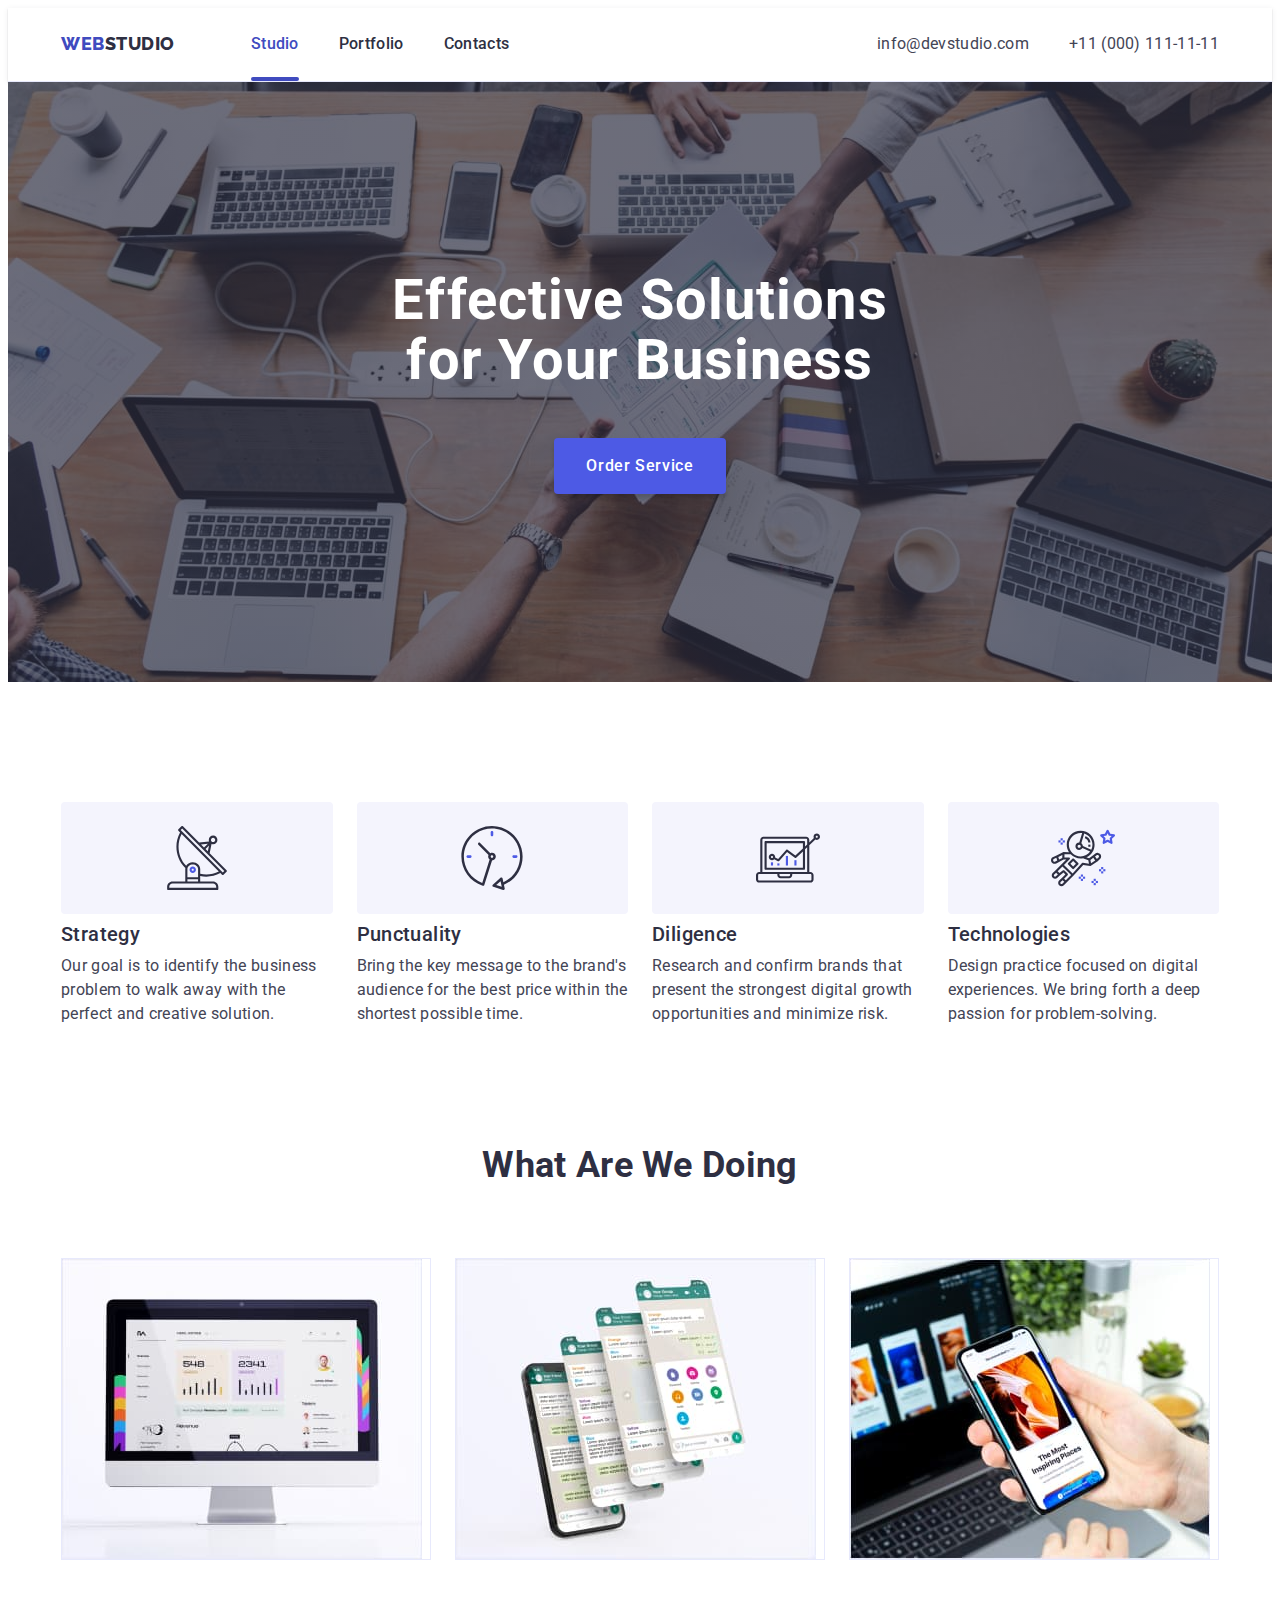
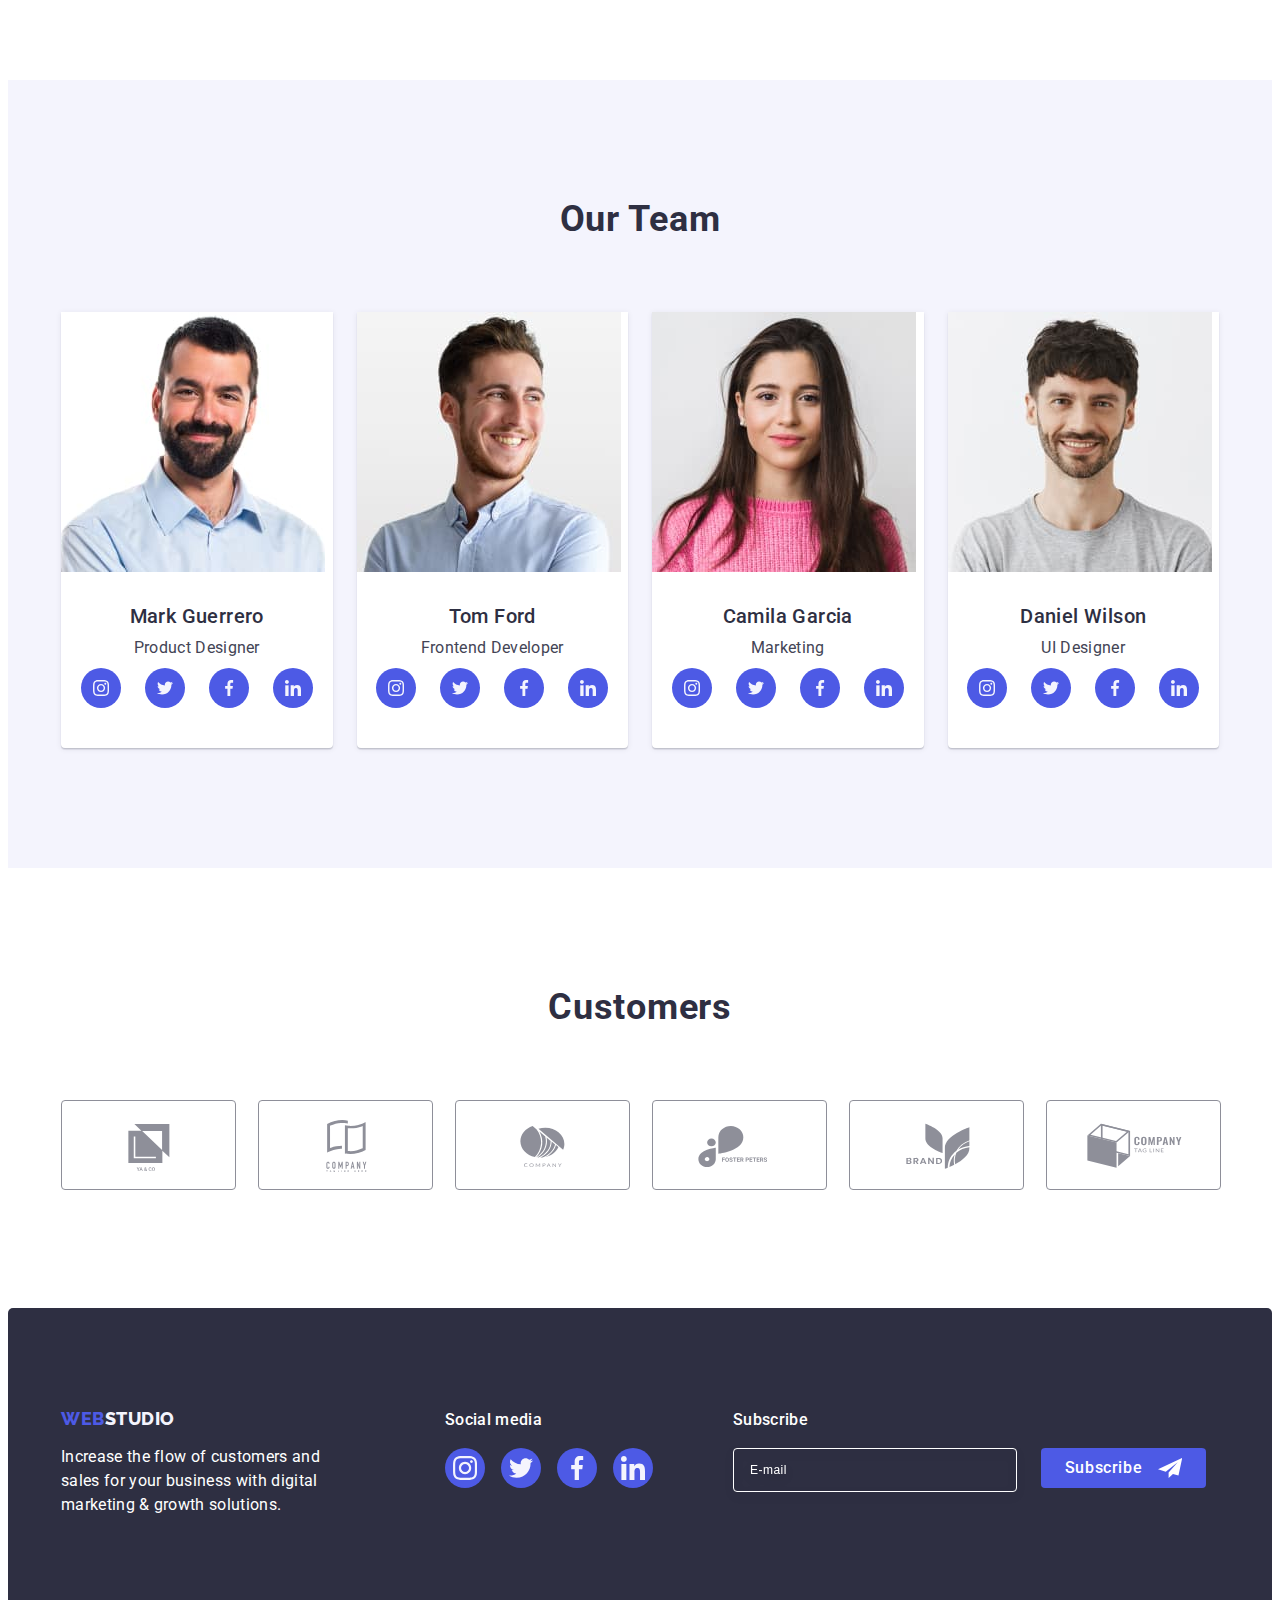
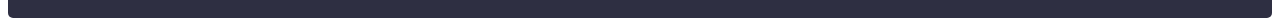
<file: index.html>
<!DOCTYPE html>
<html lang="en">
  <head>
    <meta charset="UTF-8" />
    <meta http-equiv="X-UA-Compatible" content="IE=edge" />
    <meta name="viewport" content="width=device-width, initial-scale=1.0" />
    <link rel="preconnect" href="https://fonts.googleapis.com" />
    <link rel="preconnect" href="https://fonts.gstatic.com" crossorigin />
    <link
      href="https://fonts.googleapis.com/css2?family=Raleway:wght@800&family=Roboto:wght@400;500;700;900&display=swap"
      rel="stylesheet"
    />

    <link
      rel="stylesheet"
      href="https://cdnjs.cloudflare.com/ajax/libs/modern-normalize/2.0.0/modern-normalize.min.css"
      integrity="sha512-4xo8blKMVCiXpTaLzQSLSw3KFOVPWhm/TRtuPVc4WG6kUgjH6J03IBuG7JZPkcWMxJ5huwaBpOpnwYElP/m6wg=="
      crossorigin="anonymous"
      referrerpolicy="no-referrer"
    />
    <link rel="stylesheet" href="./css/styles.css" />
    <title>Document</title>
  </head>
  <body>
    <header class="top-line">
      <div class="container top-conteiner">
        <nav class="nav-main list">
          <a class="main-logo link" href="./index.html">
            Web<span class="main-logotype">Studio</span></a
          >
          <ul class="top-line-nav list">
            <li>
              <a class="top-studio current link" href="./index.html">Studio</a>
            </li>
            <li>
              <a class="top-studio link test" href="./portfolio.html"
                >Portfolio</a
              >
            </li>
            <li><a class="top-studio link" href="">Contacts</a></li>
          </ul>
        </nav>

        <address class="address">
          <ul class="contacts-us list">
            <li>
              <a class="top-studio link" href="mailto:info@devstudio.com"
                >info@devstudio.com</a
              >
            </li>
            <li>
              <a class="top-studio link" href="tel:+110001111111"
                >+11 (000) 111-11-11</a
              >
            </li>
          </ul>
        </address>
      </div>
    </header>
    <main>
      <section class="main-title">
        <div class="container conteiner-button">
          <h1 class="main-title-text">Effective Solutions for Your Business</h1>
          <button class="button-main link" type="button" data-modal-open>
            Order Service
          </button>
        </div>
      </section>
      <!-- SECTION MAIN ABOUT -->
      <section class="main-about">
        <div class="container main-container">
          <h2 class="main visually-hidden" hidden>section 2</h2>
          <ul class="about-us list">
            <li class="main-description">
              <div class="strategy-item">
                <svg class="strategy-icon" width="64" height="64">
                  <use href="./images/icons.svg#icon-antenna1"></use>
                </svg>
              </div>
              <h3 class="list-text">Strategy</h3>
              <p class="text-description">
                Our goal is to identify the business problem to walk away with
                the perfect and creative solution.
              </p>
            </li>
            <li class="main-description">
              <div class="strategy-item">
                <svg class="strategy-icon" width="64" height="64">
                  <use href="./images/icons.svg#icon-clock-1"></use>
                </svg>
              </div>
              <h3 class="list-text">Punctuality</h3>
              <p class="text-description">
                Bring the key message to the brand's audience for the best price
                within the shortest possible time.
              </p>
            </li>
            <li class="main-description">
              <div class="strategy-item">
                <svg class="strategy-icon" width="64" height="64">
                  <use href="./images/icons.svg#icon-diagram-1"></use>
                </svg>
              </div>
              <h3 class="list-text">Diligence</h3>
              <p class="text-description">
                Research and confirm brands that present the strongest digital
                growth opportunities and minimize risk.
              </p>
            </li>
            <li class="main-description">
              <div class="strategy-item">
                <svg class="strategy-icon" width="64" height="64">
                  <use href="./images/icons.svg#icon-astronaut-1"></use>
                </svg>
              </div>
              <h3 class="list-text">Technologies</h3>
              <p class="text-description">
                Design practice focused on digital experiences. We bring forth a
                deep passion for problem-solving.
              </p>
            </li>
          </ul>
        </div>
      </section>
      <!--SECTION3 -->
      <section class="doing-list">
        <div class="container">
          <h2 class="work-title">What Are We Doing</h2>
          <ul class="our-work list">
            <li class="our-work-pic">
              <img src="./images/image1.jpg" alt="img" width="360" />
            </li>
            <li class="our-work-pic">
              <img src="./images/image2.jpg" alt="img" width="360" />
            </li>
            <li class="our-work-pic">
              <img src="./images/image3.jpg" alt="img" width="360" />
            </li>
          </ul>
        </div>
      </section>
      <!--OUR TEAM -->
      <section class="team-list">
        <div class="container">
          <h2 class="team-photo">Our Team</h2>
          <ul class="team list">
            <li class="image-main">
              <img src="./images/image5.jpg" alt="man" width="264" />
              <div class="team-container">
                <h3 class="list-text text">Mark Guerrero</h3>
                <p class="text-description text">Product Designer</p>
                <ul class="list follow-list">
                  <li class="team-soc">
                    <a
                      href=""
                      class="team-soc-link link"
                      target="_blank"
                      rel="noopener noreferrer"
                    >
                      <svg class="team-soc-icon" width="16" height="16">
                        <use
                          href="./images/icons.svg#icon-instagram"
                        ></use></svg
                    ></a>
                  </li>
                  <li class="team-soc">
                    <a
                      href=""
                      class="team-soc-link link"
                      target="_blank"
                      rel="noopener noreferrer"
                    >
                      <svg class="team-soc-icon" width="16" height="16">
                        <use href="./images/icons.svg#icon-twitter"></use></svg
                    ></a>
                  </li>

                  <li class="team-soc">
                    <a
                      href=""
                      class="team-soc-link link"
                      target="_blank"
                      rel="noopener noreferrer"
                    >
                      <svg class="team-soc-icon" width="16" height="16">
                        <use href="./images/icons.svg#icon-facebook"></use></svg
                    ></a>
                  </li>
                  <li class="team-soc">
                    <a
                      href=""
                      class="team-soc-link link"
                      target="_blank"
                      rel="noopener noreferrer"
                    >
                      <svg class="team-soc-icon" width="16" height="16">
                        <use href="./images/icons.svg#icon-linkedin"></use></svg
                    ></a>
                  </li>
                </ul>
              </div>
            </li>
            <li class="image-main">
              <img src="./images/image6.jpg" alt="man" width="264" />
              <div class="team-container">
                <h3 class="list-text text">Tom Ford</h3>
                <p class="text-description text">Frontend Developer</p>
                <ul class="list follow-list">
                  <li class="team-soc">
                    <a
                      href=""
                      class="team-soc-link link"
                      target="_blank"
                      rel="noopener noreferrer"
                    >
                      <svg class="team-soc-icon" width="16" height="16">
                        <use
                          href="./images/icons.svg#icon-instagram"
                        ></use></svg
                    ></a>
                  </li>
                  <li class="team-soc">
                    <a
                      href=""
                      class="team-soc-link link"
                      target="_blank"
                      rel="noopener noreferrer"
                    >
                      <svg class="team-soc-icon" width="16" height="16">
                        <use href="./images/icons.svg#icon-twitter"></use></svg
                    ></a>
                  </li>
                  <li class="team-soc">
                    <a
                      href=""
                      class="team-soc-link link"
                      target="_blank"
                      rel="noopener noreferrer"
                    >
                      <svg class="team-soc-icon" width="16" height="16">
                        <use href="./images/icons.svg#icon-facebook"></use></svg
                    ></a>
                  </li>
                  <li class="team-soc">
                    <a
                      href=""
                      class="team-soc-link link"
                      target="_blank"
                      rel="noopener noreferrer"
                    >
                      <svg class="team-soc-icon" width="16" height="16">
                        <use href="./images/icons.svg#icon-linkedin"></use></svg
                    ></a>
                  </li>
                </ul>
              </div>
            </li>
            <li class="image-main">
              <img src="./images/image7.jpg" alt="woman" width="264" />
              <div class="team-container">
                <h3 class="list-text text">Camila Garcia</h3>
                <p class="text-description text">Marketing</p>
                <ul class="list follow-list">
                  <li class="team-soc">
                    <a
                      href=""
                      class="team-soc-link link"
                      target="_blank"
                      rel="noopener noreferrer"
                    >
                      <svg class="team-soc-icon" width="16" height="16">
                        <use
                          href="./images/icons.svg#icon-instagram"
                        ></use></svg
                    ></a>
                  </li>
                  <li class="team-soc">
                    <a
                      href=""
                      class="team-soc-link link"
                      target="_blank"
                      rel="noopener noreferrer"
                    >
                      <svg class="team-soc-icon" width="16" height="16">
                        <use href="./images/icons.svg#icon-twitter"></use></svg
                    ></a>
                  </li>

                  <li class="team-soc">
                    <a
                      href=""
                      class="team-soc-link link"
                      target="_blank"
                      rel="noopener noreferrer"
                    >
                      <svg class="team-soc-icon" width="16" height="16">
                        <use href="./images/icons.svg#icon-facebook"></use></svg
                    ></a>
                  </li>
                  <li class="team-soc">
                    <a
                      href=""
                      class="team-soc-link link"
                      target="_blank"
                      rel="noopener noreferrer"
                    >
                      <svg class="team-soc-icon" width="16" height="16">
                        <use href="./images/icons.svg#icon-linkedin"></use></svg
                    ></a>
                  </li>
                </ul>
              </div>
            </li>
            <li class="image-main">
              <img src="./images/image8.jpg" alt="man" width="264" />
              <div class="team-container">
                <h3 class="list-text text">Daniel Wilson</h3>
                <p class="text-description text">UI Designer</p>
                <ul class="list follow-list">
                  <li class="team-soc">
                    <a
                      href=""
                      class="team-soc-link link"
                      target="_blank"
                      rel="noopener noreferrer"
                    >
                      <svg class="team-soc-icon" width="16" height="16">
                        <use
                          href="./images/icons.svg#icon-instagram"
                        ></use></svg
                    ></a>
                  </li>

                  <li class="team-soc">
                    <a
                      href=""
                      class="team-soc-link link"
                      target="_blank"
                      rel="noopener noreferrer"
                    >
                      <svg class="team-soc-icon" width="16" height="16">
                        <use href="./images/icons.svg#icon-twitter"></use></svg
                    ></a>
                  </li>
                  <li class="team-soc">
                    <a
                      href=""
                      class="team-soc-link link"
                      target="_blank"
                      rel="noopener noreferrer"
                    >
                      <svg class="team-soc-icon" width="16" height="16">
                        <use href="./images/icons.svg#icon-facebook"></use></svg
                    ></a>
                  </li>
                  <li class="team-soc">
                    <a
                      href=""
                      class="team-soc-link link"
                      target="_blank"
                      rel="noopener noreferrer"
                    >
                      <svg class="team-soc-icon" width="16" height="16">
                        <use href="./images/icons.svg#icon-linkedin"></use></svg
                    ></a>
                  </li>
                </ul>
              </div>
            </li>
          </ul>
        </div>
      </section>

      <section class="section customers-section">
        <div class="container customers-container">
          <h2 class="customers-title">Customers</h2>
          <ul class="list customers-list">
            <li class="customers-item">
              <a
                href=""
                class="customers-link link"
                target="_blank"
                rel="noopener noreferrer"
                ><svg class="customers-icons" width="104" height="56">
                  <use href="./images/icons.svg#icon-union"></use></svg
              ></a>
            </li>
            <li class="customers-item">
              <a
                href=""
                class="customers-link link"
                target="_blank"
                rel="noopener noreferrer"
                ><svg class="customers-icons" width="104" height="56">
                  <use href="./images/icons.svg#icon-group"></use></svg
              ></a>
            </li>
            <li class="customers-item">
              <a
                href=""
                class="customers-link link"
                target="_blank"
                rel="noopener noreferrer"
                ><svg class="customers-icons" width="104" height="56">
                  <use href="./images/icons.svg#icon-group1"></use></svg
              ></a>
            </li>
            <li class="customers-item">
              <a
                href=""
                class="customers-link link"
                target="_blank"
                rel="noopener noreferrer"
                ><svg class="customers-icons" width="104" height="56">
                  <use href="./images/icons.svg#icon-group2"></use></svg
              ></a>
            </li>
            <li class="customers-item">
              <a
                href=""
                class="customers-link link"
                target="_blank"
                rel="noopener noreferrer"
                ><svg class="customers-icons" width="104" height="56">
                  <use href="./images/icons.svg#icon-group3"></use></svg
              ></a>
            </li>
            <li class="customers-item">
              <a
                href=""
                class="customers-link link"
                target="_blank"
                rel="noopener noreferrer"
                ><svg class="customers-icons" width="104" height="56">
                  <use href="./images/icons.svg#icon-group4"></use></svg
              ></a>
            </li>
          </ul>
        </div>
      </section>
    </main>

    <footer class="foot">
      <div class="container footer-container">
        <div class="footer-log">
          <a class="footer-logo link" href="./index.html">
            Web<span class="footer-logotype">Studio</span></a
          >
          <p class="foot-par">
            Increase the flow of customers and sales for your business with
            digital marketing & growth solutions.
          </p>
        </div>
        <div class="footer-social-container">
          <p class="footer-social-text">Social media</p>
          <ul class="list footer-follow-list">
            <li class="footer-soc">
              <a
                href=""
                class="footer-soc-link link"
                target="_blank"
                rel="noopener noreferrer"
              >
                <svg class="footer-soc-icon" width="24" height="24">
                  <use href="./images/icons.svg#icon-instagram"></use></svg
              ></a>
            </li>

            <li class="footer-soc">
              <a
                href=""
                class="footer-soc-link link"
                target="_blank"
                rel="noopener noreferrer"
              >
                <svg class="footer-soc-icon" width="24" height="24">
                  <use href="./images/icons.svg#icon-twitter"></use></svg
              ></a>
            </li>
            <li class="footer-soc">
              <a
                href=""
                class="footer-soc-link link"
                target="_blank"
                rel="noopener noreferrer"
              >
                <svg class="footer-soc-icon" width="24" height="24">
                  <use href="./images/icons.svg#icon-facebook"></use></svg
              ></a>
            </li>
            <li class="footer-soc">
              <a
                href=""
                class="footer-soc-link link"
                target="_blank"
                rel="noopener noreferrer"
                ><svg class="footer-soc-icon" width="24" height="24">
                  <use href="./images/icons.svg#icon-linkedin"></use></svg
              ></a>
            </li>
          </ul>
        </div>
        <div class="container-subscribe">
          <p class="subscribe-text">Subscribe</p>
          <form class="subscribe-form" action="user-name">
            <label class="subscribe-label" for="subscribe-name">
              <input class="subscribe-input sub-psev"
              type="email" 
              id="subscribe-name" name="subscribe-name" placeholder="E-mail"
               >
            </label>
            <button class="subscribe-button" type="submit">Subscribe 
              <svg class="footer-sub-icon" width="24" height="24">
                <use href="./images/icons.svg#icon-send"></use></svg
            >
            </button>
          </form> 
        </div>
      </div>
    </footer>
    <div class="window is-hidden" data-modal>
      <div class="modal-window">
        <button type="button" class="modal-close-button" data-modal-close>
          <svg width="8" height="8" class="modal-close-button-icon">
            <use href="./images/icons.svg#icon-Modal-bg"></use>
          </svg>
        </button>
        <p class="modal-title">Leave your contacts and we will call you back</p>
        <!-- Input -->
        <form class="modal-form">
          <div class="input-for">
            <label class="label-input" for="user-name" >Name </label>
              <div class="modal-icon-input">
                <input class="modal-form-input"
                  type="text"
                  name="user-name"
                  id="user-name"
                  placeholder="Name"
                  required/>
                <svg class="modal-icon" width="18" height="24" >
                  <use href="./images/icons.svg#icon-person"></use>
                </svg>
            </div>
          </div>

          
          <div class="input-for">
            <label class="label-input" for="Phone">Phone</label>
             <div class="modal-icon-input">
              <input class="modal-form-input"
                type="text"
                 id="Phone"
                 name="user-name"
              
                 placeholder="Phone"
                 required/>
              <svg class="modal-icon" width="18" height="24" >
                <use href="./images/icons.svg#icon-phone"></use>
              </svg>
            </div> 
           </div>
          
           <div class="input-for">
            <label for="Email" class="label-input">Email</label>
             <div class="modal-icon-input">
              <input class="modal-form-input"
                 type="text"
                 name="user-name"
                 id="Email"
                 placeholder="Email"
                required/>
              <svg class="modal-icon" width="18" height="24" >
              <use href="./images/icons.svg#icon-email"></use>
             </svg>
            </div>
           </div>
         

           <div class="input-for-comment" >
            <label class="label-input"   for="user-comment">Comment </label>
              <textarea class="user-comment" id="user-comment"
                name="user-comment" 
                cols="30" 
                rows="10" 
                placeholder="Text input"></textarea>
            </div>  

            <div class="privacy-container">
              <input class="input-privacy visually-hidden " 
              type="checkbox" name="user-privacy" id="user-privacy"
              value="true">
              <label class="label-privacy" for="user-privacy"> 
                <span class="privacy-span ">
                  <svg class="privacy-icon" width="10" height="8">
                  <use href="./images/icons.svg#icon-checkbox"></use></svg></span>     I accept the terms and conditions of the  <a href="" class="privacy-policy">Privacy Policy</a>
                  
                  </label>
              </div>

          
           <button type="submit" class="modal-button">Send</button>
        </form>
      </div>
    </div>
    <script src="./js/modal.js"></script>
  </body>
</html>
</file>
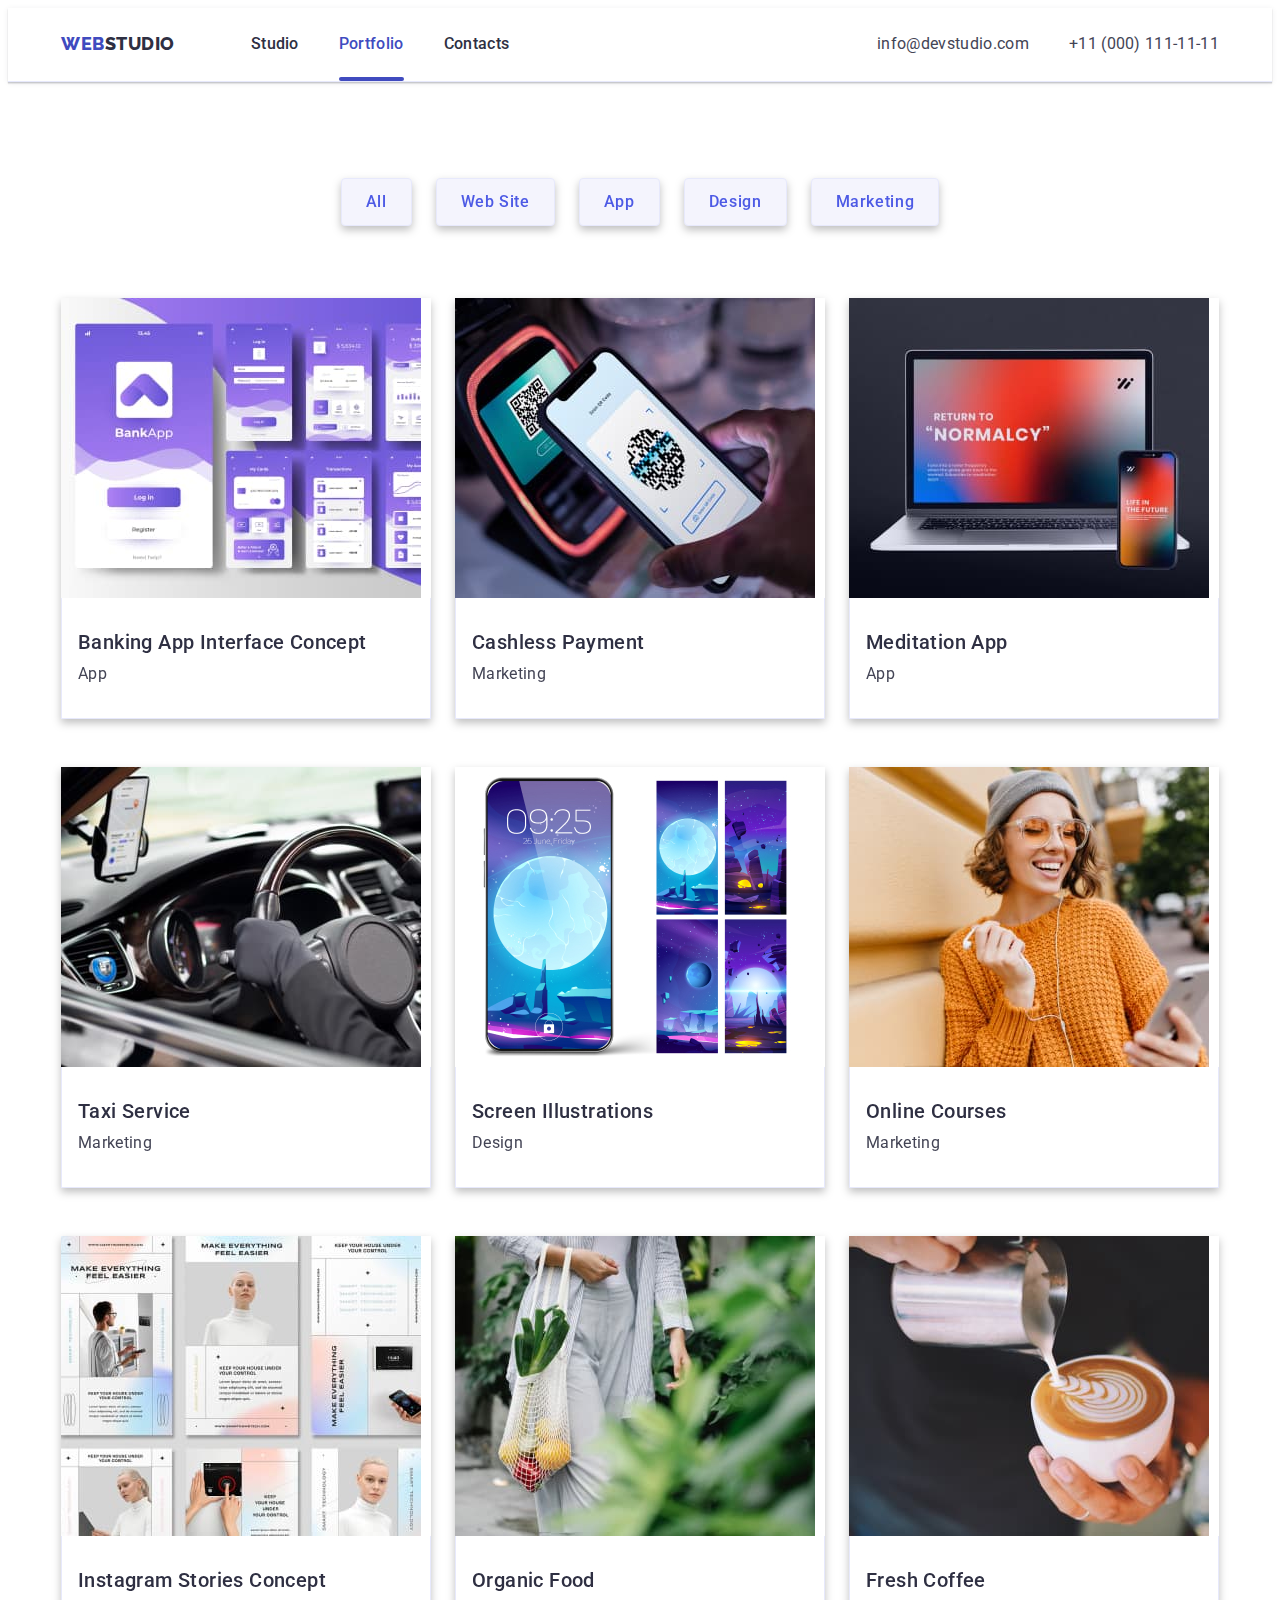
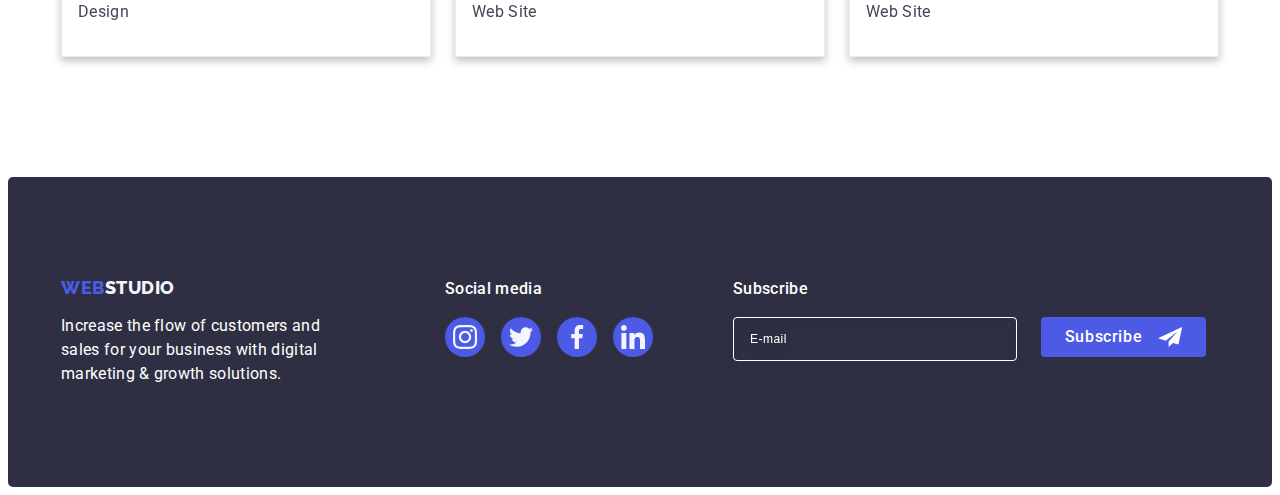
<file: portfolio.html>
<!DOCTYPE html>
<html lang="en">
  <head>
    <meta charset="UTF-8" />
    <meta http-equiv="X-UA-Compatible" content="IE=edge" />
    <meta name="viewport" content="width=device-width, initial-scale=1.0" />
    <title>Document</title>

    <link rel="preconnect" href="https://fonts.googleapis.com" />
    <link rel="preconnect" href="https://fonts.gstatic.com" crossorigin />
    <link rel="preconnect" href="https://fonts.googleapis.com" />
    <link rel="preconnect" href="https://fonts.gstatic.com" crossorigin />
    <link
      href="https://fonts.googleapis.com/css2?family=Raleway:wght@800&family=Roboto:wght@400;500;700&display=swap"
      rel="stylesheet"
    />
    <link
      rel="stylesheet"
      href="https://cdnjs.cloudflare.com/ajax/libs/modern-normalize/2.0.0/modern-normalize.min.css"
      integrity="sha512-4xo8blKMVCiXpTaLzQSLSw3KFOVPWhm/TRtuPVc4WG6kUgjH6J03IBuG7JZPkcWMxJ5huwaBpOpnwYElP/m6wg=="
      crossorigin="anonymous"
      referrerpolicy="no-referrer"
    />
    <link rel="stylesheet" href="./css/styles.css" />
  </head>
  <body>
    <header class="top-line">
      <div class="container top-conteiner">
        <nav class="nav-main list">
          <a class="main-logo link" href="./index.html">
            Web<span class="main-logotype">Studio</span></a
          >
          <ul class="top-line-nav list">
            <li>
              <a class="top-studio  link " href="./index.html">Studio</a>
            </li>
            <li>
              <a class="top-studio current link test" href="./portfolio.html"
                >Portfolio</a
              >
            </li>
            <li><a class="top-studio  link " href="">Contacts</a></li>
          </ul>
        </nav>

        <address class="address">
          <ul class="contacts-us list">
            <li>
              <a class="top-studio link" href="mailto:info@devstudio.com"
                >info@devstudio.com</a
              >
            </li>
            <li>
              <a class="top-studio link" href="tel:+110001111111"
                >+11 (000) 111-11-11</a
              >
            </li>
          </ul>
        </address>
      </div>
    </header>
    <!-- MAIN -->

    <main>
      <section class="main-section">
        <div class="container">
          <h1 hidden>Section1</h1>
          <ul class="filter-button list">
            <li><button type="button" class="button-port">All</button></li>
            <li><button type="button" class="button-port">Web Site</button></li>
            <li><button type="button" class="button-port">App</button></li>
            <li><button type="button" class="button-port">Design</button></li>
            <li>
              <button type="button" class="button-port">Marketing</button>
            </li>
          </ul>

          <!-- Our progects -->

          <ul class="our-projects list">
            <li class="images link">
              <a class="image-link link" href="./images/image9.jpg">
                <div class="images-overlay">
                  <img src="./images/image9.jpg" alt="app" width="360" />
                  <p class="overlay">
                    14 Stylish and User-Friendly App Design Concepts · Task
                    Manager App · Calorie Tracker App · Exotic Fruit Ecommerce
                    App · Cloud Storage App
                  </p>
                </div>

                <div class="pic-portfolio">
                  <h2 class="list-text">Banking App Interface Concept</h2>

                  <p class="text-description">App</p>
                </div></a
              >
            </li>
            <li class="images link">
              <a class="image-link link" href="">
                <div class="images-overlay">
                  <img src="./images/image10.jpg" alt="app" width="360" />
                  <p class="overlay">
                    14 Stylish and User-Friendly App Design Concepts · Task
                    Manager App · Calorie Tracker App · Exotic Fruit Ecommerce
                    App · Cloud Storage App
                  </p>
                </div>
                <div class="pic-portfolio">
                  <h2 class="list-text">Cashless Payment</h2>
                  <p class="text-description">Marketing</p>
                </div></a
              >
            </li>
            <li class="images link">
              <a class="image-link link" href="">
                <div class="images-overlay">
                  <img src="./images/image11.jpg" alt="app" width="360" />
                  <p class="overlay">
                    14 Stylish and User-Friendly App Design Concepts · Task
                    Manager App · Calorie Tracker App · Exotic Fruit Ecommerce
                    App · Cloud Storage App
                  </p>
                </div>
                <div class="pic-portfolio">
                  <h2 class="list-text">Meditation App</h2>
                  <p class="text-description">App</p>
                </div></a
              >
            </li>

            <li class="images link">
              <a class="image-link link" href="">
                <div class="images-overlay">
                  <img src="./images/image12.jpg" alt="app" width="360" />
                  <p class="overlay">
                    14 Stylish and User-Friendly App Design Concepts · Task
                    Manager App · Calorie Tracker App · Exotic Fruit Ecommerce
                    App · Cloud Storage App
                  </p>
                </div>
                <div class="pic-portfolio">
                  <h2 class="list-text">Taxi Service</h2>
                  <p class="text-description">Marketing</p>
                </div></a
              >
            </li>
            <li class="images link">
              <a class="image-link link" href="">
                <div class="images-overlay">
                  <img src="./images/image13.jpg" alt="app" width="360" />
                  <p class="overlay">
                    14 Stylish and User-Friendly App Design Concepts · Task
                    Manager App · Calorie Tracker App · Exotic Fruit Ecommerce
                    App · Cloud Storage App
                  </p>
                </div>
                <div class="pic-portfolio">
                  <h2 class="list-text">Screen Illustrations</h2>
                  <p class="text-description">Design</p>
                </div></a
              >
            </li>
            <li class="images link">
              <a class="image-link link" href="">
                <div class="images-overlay">
                  <img src="./images/image14.jpg" alt="app" width="360" />
                  <p class="overlay">
                    14 Stylish and User-Friendly App Design Concepts · Task
                    Manager App · Calorie Tracker App · Exotic Fruit Ecommerce
                    App · Cloud Storage App
                  </p>
                </div>
                <div class="pic-portfolio">
                  <h2 class="list-text">Online Courses</h2>
                  <p class="text-description">Marketing</p>
                </div></a
              >
            </li>

            <li class="images link">
              <a class="image-link link" href="./images/image15.jpg">
                <div class="images-overlay">
                  <img src="./images/image15.jpg" alt="app" width="360" />
                  <p class="overlay">
                    14 Stylish and User-Friendly App Design Concepts · Task
                    Manager App · Calorie Tracker App · Exotic Fruit Ecommerce
                    App · Cloud Storage App
                  </p>
                </div>
                <div class="pic-portfolio">
                  <h2 class="list-text">Instagram Stories Concept</h2>
                  <p class="text-description">Design</p>
                </div></a
              >
            </li>
            <li class="images link">
              <a class="image-link link" href="./images/image16.jpg">
                <div class="images-overlay">
                  <img src="./images/image16.jpg" alt="app" width="360" />
                  <p class="overlay">
                    14 Stylish and User-Friendly App Design Concepts · Task
                    Manager App · Calorie Tracker App · Exotic Fruit Ecommerce
                    App · Cloud Storage App
                  </p>
                </div>
                <div class="pic-portfolio">
                  <h2 class="list-text">Organic Food</h2>
                  <p class="text-description">Web Site</p>
                </div></a
              >
            </li>
            <li class="images link">
              <a class="image-link link" href="./images/image17.jpg">
                <div class="images-overlay">
                  <img src="./images/image17.jpg" alt="app" width="360" />
                  <p class="overlay">
                    14 Stylish and User-Friendly App Design Concepts · Task
                    Manager App · Calorie Tracker App · Exotic Fruit Ecommerce
                    App · Cloud Storage App
                  </p>
                </div>
                <div class="pic-portfolio">
                  <h2 class="list-text">Fresh Coffee</h2>
                  <p class="text-description">Web Site</p>
                </div></a
              >
            </li>
          </ul>
        </div>
      </section>
    </main>
    <!-- Footer -->
    <footer class="foot">
      <div class="container footer-container">
        <div class="footer-log">
          <a class="footer-logo link" href="./index.html">
            Web<span class="footer-logotype">Studio</span></a
          >
          <p class="foot-par">
            Increase the flow of customers and sales for your business with
            digital marketing & growth solutions.
          </p>
        </div>
        <div class="footer-social-container">
          <p class="footer-social-text">Social media</p>
          <ul class="list footer-follow-list">
            <li class="footer-soc">
              <a
                href=""
                class="footer-soc-link link"
                target="_blank"
                rel="noopener noreferrer"
              >
                <svg class="footer-soc-icon" width="24" height="24">
                  <use href="./images/icons.svg#icon-instagram"></use></svg
              ></a>
            </li>

            <li class="footer-soc">
              <a
                href=""
                class="footer-soc-link link"
                target="_blank"
                rel="noopener noreferrer"
              >
                <svg class="footer-soc-icon" width="24" height="24">
                  <use href="./images/icons.svg#icon-twitter"></use></svg
              ></a>
            </li>
            <li class="footer-soc">
              <a
                href=""
                class="footer-soc-link link"
                target="_blank"
                rel="noopener noreferrer"
              >
                <svg class="footer-soc-icon" width="24" height="24">
                  <use href="./images/icons.svg#icon-facebook"></use></svg
              ></a>
            </li>
            <li class="footer-soc">
              <a
                href=""
                class="footer-soc-link link"
                target="_blank"
                rel="noopener noreferrer"
                ><svg class="footer-soc-icon" width="24" height="24">
                  <use href="./images/icons.svg#icon-linkedin"></use></svg
              ></a>
            </li>
          </ul>
        </div>
        <div class="container-subscribe">
          <p class="subscribe-text">Subscribe</p>
          <form class="subscribe-form" action="user-name">
            <label class="subscribe-label" for="subscribe-name">
              <input class="subscribe-input sub-psev" type="email" 
              id="subscribe-name" name="subscribe-name" placeholder="E-mail">
            </label>
            <button class="subscribe-button" type="submit">Subscribe 
              <svg class="footer-sub-icon" width="24" height="24">
                <use href="./images/icons.svg#icon-send"></use></svg
            >
            </button>
          </form> 
        </div>
      </div>
    </footer>
    <script src="./js/modal.js"></script>
  </body>
</html>
</file>
<file: css/styles.css>
/* ul,
ol {
    list-style: none;
}  скинули маркери на усі списки*/
/* #2E2F42 -заголовки #434455 - опис */
/* відкрити закриті папки файли
main-logo
footer-logo  */

.text {
  text-align: center;
}

.title-text {
  font-family: 'Roboto', sans-serif;
  font-size: 36px;
  line-height: 1.12;
  color: var(--header-color);
}

.list-text {
  font-family: 'Roboto', sans-serif;
  font-weight: 500;
  font-size: 20px;
  line-height: 1.2;
  letter-spacing: 0.02em;
  color: var(--text-navy-color);

}


.text-description {
  font-family: 'Roboto',sans-serif;
  font-size: 16px;
  line-height: 1.5;
  letter-spacing: 0.02em;
  color: var(--text-slate-color);

}

.text-footer {
  font-family: 'Roboto', sans-serif;
  font-size: 16px;
  line-height: 1.5;
  letter-spacing: 0.02em;
  color: #F4F4FD;
}


/* -- */
:root {
  --header-color: #2E2F42;
  --background-color: #FFFFFF;
  --text-navy-color: #2E2F42;
  --text-slate-color: #434455;
  --text-cloud-color: #F4F4FD;
  --text-iris-color: #4D5AE5;
  --text-ocean-color: #404BBF;
  --button-color: #e7e9fc;
  --customers-color: #8e8f99;
  --footer-green-color: #31D0AA;
  --transition-duration: 250ms;
  --transition-timing-function: cubic-bezier(0.4, 0, 0.2, 1);
}

a:link {
  text-decoration: none;
}

body {
  font-family: 'Roboto', sans-serif;
  color: #434455;
  background-color: var(--background-color);
  letter-spacing: 0.02em;
  text-decoration: none;

}

.p {
  color: #434455;
  font-family: 'Roboto', sans-serif;
  font-size: 16px;
  line-height: 1.5;
  letter-spacing: 0.02em;
  text-align: center;

}

p,
h1,
h2,
h3,
h4,
h5,
h6 {
  margin: 0;
}

ul,
ol {
  margin: 0;
  padding: 0;
}

img {
  display: block;
  max-width: 100%;
  height: auto;
}

.link {
  text-decoration: none;
  display: block;
}

.list {
  list-style: none;
  display: flex;

}

.team-list {
  background-color: #F4F4FD;

}

.container {

  width: 1158px;
  padding: 0 15px;
  margin: 0 auto;


}


/*-------- INDEX */


.top-line {
  border-bottom: 1px solid #e7e9fc;
}

.top-conteiner {
  display: flex;
  align-items: center;
  justify-content: space-between;

}

.nav-main {
  display: flex;
  align-items: center;
}

.contacts-us a {
  text-decoration: none;
}

.nav-main {
  font-family: "Roboto", sans-serif;
  font-weight: 500;
  font-size: 18px;
  line-height: 1.17;
  letter-spacing: 0.03em;
  color: #4D5AE5;
}

.main-logo {
  font-family: 'Raleway', sans-serif;
  font-weight: 800;
  font-size: 18px;
  line-height: 1.17;
  letter-spacing: 0.03em;
  text-transform: uppercase;
  color: #4D5AE5;
}

.main-logo {
  margin-right: 76px;
  padding: 24px 0;
  color: #404BBF;

}

.main-title {
  margin: 0 auto;
}


.main-logotype {
  color: #2E2F42;
}

.address {
  font-style: normal;
  align-items: center;
  margin-left: auto;
  /* padding: 24px 0; */
  display: flex;

}

.top-conteiner {
  border-bottom: 1px solid var(--background-color);
}

.top-line {
  box-shadow: 0px 2px 1px rgba(46, 47, 66, 0.08), 0px 1px 1px rgba(46, 47, 66, 0.16), 0px 1px 6px rgba(46, 47, 66, 0.08);
  ;
}



.top-line-nav {

  list-style: none;
  color: #2E2F42;
  font-family: 'Roboto', sans-serif;
  font-weight: 500;
  font-size: 16px;
  line-height: 1.5;
  letter-spacing: 0.02em;



}

.top-line-nav {
  display: flex;
  align-items: center;
  gap: 40px;

}

.top-studio {
  padding: 24px 0;
  font-family: 'Roboto', sans-serif;
  font-weight: 500;
  font-size: 16px;
  line-height: 1.5;
  letter-spacing: 0.02em;
  color: #2E2F42;
  transition: color var(--transition-duration) var(--transition-timing-function);
  position: relative;

}

.top-studio.current {
  color: #404bbf;
}


.top-studio.current::after {
  content: "";
  position: absolute;
  width: 100%;
  height: 4px;
  left: 0;
  bottom: -1px;
  background-color: var(--text-ocean-color);
  border-radius: 2px;
  color: #404BBF;


}

.top-line-nav a:hover,
.top-line-nav a:focus {
  color: #404BBF;
}

/* .top-studio.test::before {

    pointer-events: auto;
  } */





.contacts-us a:hover,
.contacts-us a:focus {
  color: #404BBF;
}

.contacts-us a {
  color: #434455;
  list-style: none;
  font-family: 'Roboto', sans-serif;
  line-height: 1.5;
  letter-spacing: 0.02em;
  font-weight: 400;
  font-size: 16px;
  letter-spacing: 0.02em;
}

.contacts-us {
  display: flex;
  gap: 40px;
  list-style: none;
  align-items: center;
}

/* ---------------SECTION 2----------------------- */

.visually-hidden {
  position: absolute;
  width: 1px;
  height: 1px;
  margin: -1px;
  border: 0;
  padding: 0;
  white-space: nowrap;
  clip-path: inset(100%);
  clip: rect(0 0 0 0);
  overflow: hidden;
}

.container-button {
  align-items: center;
  display: flex;
  flex-direction: column;
  margin: 0;
}

.main-about {

  padding: 188px 0;

}

.strategy-item {
  display: flex;
  align-items: center;
  justify-content: center;
  height: 112px;
  background-color: #f4f4fd;
  border-radius: 4px;
  margin-bottom: 8px;

}

.main-title {
  display: flex;
  background-color: #2E2F42;
  /* margin: 0 auto; */
  padding: 188px 0;
  flex-direction: column;
  align-items: center;
  max-width: 1440px;
  background-position: center;

}

.main-title {
  background-image: linear-gradient(rgba(46, 47, 66, 0.7), rgba(46, 47, 66, 0.7)), url(../images/people.jpg);
  background-repeat: no-repeat;
  position: center;
  background-size: cover;
}

.main-title-text {
  color: #FFFFFF;
  font-family: 'Roboto', sans-serif;
  font-size: 56px;
  line-height: 1.07;
  text-align: center;
  letter-spacing: 0.02em;
  margin: 0 auto;
  line-height: 60px;
  margin-bottom: 48px;
  max-width: 496px;

}

.main-title-section {
  /* max-width: 496px;
  flex-grow: 1; */
  margin: 0 auto;

}

.button-main {
  font-family: 'Roboto', sans-serif;
  color: #FFFFFF;
  text-decoration: none;
  font-weight: 500;
  font-size: 16px;
  line-height: 1.5;
  letter-spacing: 0.04em;
  background-color: #4D5AE5;
  cursor: pointer;

  height: 56px;
  align-items: center;
  min-width: 169px;
  border: none;
  border-radius: 4px;
  padding: 16px 32px;
  gap: 10px;
  box-shadow: 0px 4px 4px rgba(0, 0, 0, 0.15);
  display: block;
  margin: 0 auto;

}

.button-main {
  transition: background-color 250ms cubic-bezier(0.4, 0, 0.2, 1);
}

.button-main:hover,
.button-main:focus {
  background-color: #404BBF
}

.main-title {
  display: flex;
}

.main-about p {
  font-family: 'Roboto', sans-serif;
  font-size: 16px;
  line-height: 1.5;
  letter-spacing: 0.02em;
  color: #434455;
}

.main-about {
  padding-top: 123px;
  padding-bottom: 185px;
  padding: 120px 0
}

.about-us {
  margin: 0;
  padding: 0;
}

.main-description {
  width: calc((100% - 72px) / 4);
}

.about-us {
  display: flex;
  align-items: center;
  gap: 24px;
}

.list-text {
  margin-bottom: 8px;

}

.about-us li {
  display: inline;
  padding: 0px;
  gap: 8px;
  flex-direction: column;
  color: #2E2F42;

  font-size: 20px;
  line-height: 1.2;

}

/* SECTION 3 */
.doing-list {

  padding-bottom: 120px;
}

.work-title {
  font-size: 36px;
  line-height: 1.11;
  text-align: center;
  text-transform: capitalize;
  color: var(--header-color);
  margin-bottom: 72px;

}

.our-work {
  display: flex;
  align-items: center;
  gap: 24px;

}

.our-work {
  margin: 0;
  padding: 0;
}

.our-work-pic {
  width: calc((100% - 48px) / 3);
}

/* SECTION TEAM */

.team-photo {
  margin-bottom: 72px;
}

.team-list {
  padding: 120px 0;

}

.team {
  display: flex;
  gap: 24px;
}

.team {
  margin: 0;
  padding: 0;

}

.image-main {

  width: calc((100% - 72px) / 4);
  background-color: var(--background-color);
  border-radius: 0px 0px 4px 4px;
  box-shadow: 0px 1px 6px rgba(46, 47, 66, 0.08),
    0px 1px 1px rgba(46, 47, 66, 0.16),
    0px 2px 1px rgba(46, 47, 66, 0.08);

}

.image-main:hover,
.image-main:focus {

  box-shadow: 0px 1px 6px rgba(46, 47, 66, 0.08), 0px 1px 1px rgba(46, 47, 66, 0.16), 0px 2px 1px rgba(46, 47, 66, 0.08);
}

.team-list p {
  font-family: 'Roboto', sans-serif;
}

.team-photo {
  font-size: 36px;
  line-height: 1.11;
  text-align: center;
  text-transform: capitalize;
  color: var(--header-color);
  letter-spacing: 0.02em;

}

.team-container {
  padding: 32px 16px;
}

.our-work li {
  display: flex;
  text-decoration: none;
  font-family: 'Roboto' sans-serif;
  color: #2E2F42;
  display: inline-block;

  border: 1px solid #E7E9FC;
}


.team li {
  display: inline-flex;
  text-decoration: none;
  font-family: 'Roboto' sans-serif;
  color: #2E2F42;
  display: inline-block;
}



.follow-list {
  display: flex;
  justify-content: center;
  gap: 24px;
  margin: 8px;
}

.team-soc {
  width: 40px;
  height: 40px;

}

.team-soc-link {
  width: 40px;
  height: 40px;
  border-radius: 50%;
  display: flex;
  background-color: var(--text-iris-color);
  align-items: center;
  justify-content: center;
  transition: background-color 250ms cubic-bezier(0.4, 0, 0.2, 1);

}

.team-soc-link:hover,
.team-soc-link:focus {
  background-color: var(--text-ocean-color);
}

.team-soc-icon {
  width: 16px;
  height: 16px;
  fill: var(--text-cloud-color);
  align-items: center;
}


.icon {
  display: inline-block;
  width: 1em;
  height: 1em;
  stroke-width: 0;
  stroke: currentColor;
  fill: currentColor;
}

/* CUSTOMERS */

.customers-section {
  padding-top: 120px;
  padding-bottom: 120px;
}

.customers-title {
  font-family: "Roboto", sans-serif;
  font-weight: 700;
  font-size: 36px;
  line-height: 1.11;
  text-align: center;
  letter-spacing: 0.02em;
  text-transform: capitalize;
  color: #2e2f42;
  margin-bottom: 72px;
}

.customers-list {
  display: flex;
  gap: 24px;
}

.customers-item {
  width: calc((100% - 5 * 24px) / 6);
  height: 88px;
}

.customers-link {
  border: 1px solid #8e8f99;
  border-radius: 4px;
  display: flex;
  align-items: center;
  justify-content: center;
  color: var(--customers-color);
  fill: currentColor;
  width: 100%;
  height: 100%;
  transition: border-color 250ms cubic-bezier(0.4, 0, 0.2, 1),
    color 250ms cubic-bezier(0.4, 0, 0.2, 1);
}

.customers-link:focus,
.customers-link:hover {
  color: var(--text-ocean-color);
  border-color: var(--text-ocean-color);
}

.customers-icons {
  width: 104px;
  height: 56px;
  fill: currentColor;
}

/* --------PORTFOLIO------- */

.main-section {
  padding: 96px 0 120px;
  filter: drop-shadow(0px 4px 4px rgba(0, 0, 0, 0.25));

}
.filter-button {
  min-width: 69px;
  display: flex;
  gap: 24px;
  justify-content: center;
  margin-bottom: 72px;
}

.button-port {
  display: flex;
  align-items: center;
  min-width: 69px;
  height: 48px;
  padding: 12px 24px;
  border: 1px solid var(--button-color);
  border-radius: 4px;

}

.button-port {
  font-family: "Roboto", sans-serif;
  font-weight: 500;
  font-size: 16px;
  line-height: 1.5;

  text-align: center;
  letter-spacing: 0.04em;
  color: #4D5AE5;
  cursor: pointer;
  background-color: var(--text-cloud-color);
}

.button-port {
  transition: color 250ms cubic-bezier(0.4, 0, 0.2, 1),
    background-color 250ms cubic-bezier(0.4, 0, 0.2, 1),
    border-color 250ms cubic-bezier(0.4, 0, 0.2, 1),
    box-shadow 250ms cubic-bezier(0.4, 0, 0.2, 1);

}


.button-port:hover,
.button-port:focus {
  background-color: #404BBF;
  color: #FFFFFF;
  border: 1px solid transparent;
  box-shadow: 0px 3px 1px rgba(0, 0, 0, 0.1), 0px 2px 1px rgba(0, 0, 0, 0.08), 0px 2px 2px rgba(0, 0, 0, 0.12);
}



.pic-portfolio {
  align-items: center;
  gap: 24px;
  border: 1px solid #e7e9fc;
  padding: 32px 16px;
  border-top: none;

}

.our-projects li {
  text-decoration: none;
  font-family: 'Roboto', sans-serif;
  color: #2E2F42;
  /* border: 1px solid #E7E9FC; */
  background: #FFFFFF;
  

}

.our-projects {
  display: flex;
  flex-wrap: wrap;
  gap: 24px;
  row-gap: 48px;
}

.our-projects {
  margin: 0;
  padding: 0;
}

.images {
  width: calc((100% - 48px) / 3);
  display: block;
}

/* ---- */

.image-link {
  display: block;
  transition: box-shadow 250ms cubic-bezier(0.4, 0, 0.2, 1);
}

.image-link:hover,
.image-link:focus {
  box-shadow: 0px 1px 6px rgba(46, 47, 66, 0.08), 0px 1px 1px rgba(46, 47, 66, 0.16), 0px 2px 1px rgba(46, 47, 66, 0.08);
}

.images-overlay {
  position: relative;
  overflow: hidden;
}

.overlay {
  font-weight: 400;
  font-size: 16px;
  line-height: 1.5;
  letter-spacing: 0.02em;
  color: #f4f4fd;
  background-color: var(--text-iris-color);
  padding: 40px 32px;
  width: 100%;
  height: 100%;
  left: 0;
  top: 0;
  position: absolute;
  overflow-y: scroll;
  transform: translate(0, 100%);
  transition: transform var(--transition-duration) var(--transition-timing-function);
}

.image-link:hover .overlay,
.image-link:focus .overlay {
  transform: translateY(0%);
}

.images :hover .overlay {
  transform: translate(0, 0);
  transform: translateY(0%);
}

.images :focus .overlay {
  transform: translate(0, 0);
  transform: translateY(0%);
}




/* ------Footer */
.foot {
  background-color: #2E2F42;
  color: #F4F4FD;
  font-family: 'Roboto', sans-serif;
  line-height: 1.5;
  letter-spacing: 0.02em;
  padding: 100px 0;
  border-radius: 5px;
  display: flex;
  align-items: center;
  justify-content: center;

}

.footer-logo {
  font-family: 'Raleway', sans-serif;
  font-weight: 800;
  font-size: 18px;
  line-height: 1.17;

  align-items: center;
  letter-spacing: 0.03em;
  text-transform: uppercase;
  color: #4D5AE5;

  margin-bottom: 16px;


}

.footer-log {
  margin-right: 120px;
}


.foot {
  color: var(--text-cloud-color);
  background-color: #2E2F42;
  list-style: none;

}

.footer-social-text {

  color: var(--background-color);
  font-weight: 500;
  letter-spacing: 0.02em;
  line-height: 1.5;
  margin-bottom: 16px;
}


.footer-logo {

  display: inline-block;
}

.footer-logotype {
  color: #F4F4FD;

}

.footer-container {
  display: flex;
  align-items: baseline;
  justify-content: baseline;

}

.footer-container {
  margin-right: 0 120px;

}

.foot-par {
  font-family: 'Roboto', sans-serif;
  font-weight: 400;
  font-size: 16px;
  line-height: 1.5;

  letter-spacing: 0.02em;
  color: var(--background-color);
  max-width: 264px;

}

.footer-social-container {
  width: 238px;
  height: 110px;

  align-items: baseline;
  max-width: 208px;

}

.footer-social-text {
  font-weight: 500px;
  font-size: 16px;
  line-height: 1.5;
  letter-spacing: 0.02em;
  color: var(--background-color);
  margin-bottom: 16px;


}


.footer-follow-list {
  display: flex;
  justify-content: center;
  gap: 16px;
}

.footer-soc {
  width: 40px;
  height: 40px;

}

.footer-soc-link {
  width: 100%;
  height: 100%;
  border-radius: 50%;
  display: flex;
  background-color: var(--text-iris-color);
  align-items: center;
  justify-content: center;
  transition: background-color var(--transition-duration) var(--transition-timing-function);
}


.footer-soc-icon {
  width: 24px;
  height: 24px;
  fill: var(--text-cloud-color);
  align-items: center;

}

.main-description-footer {
  margin-bottom: 16px;
}

.footer-soc-link:hover,
.footer-soc-link:focus {
  background-color: var(--footer-green-color);
}

.icon {
  display: inline-block;
  width: 1em;
  height: 1em;
  stroke-width: 0;
  stroke: currentColor;
  fill: currentColor;
}

/* SUBSCRIBE */
.container-subscribe{
  margin-left: 80px;
 }

.subscribe-input:focus{
  border-color: #404BBF;
 }

.subscribe-text{
  margin-bottom: 16px;
  font-weight: 500;
  font-size: 16px;
  line-height: 1.5;
  letter-spacing: 0.02em;
  color: #FFFFFF;
}

.subscribe-form{
  display: flex;
  gap: 24px;
 }

.subscribe-input{
  color: var(--background-color);
  border-radius: 4px;
  width: 264px;
  height: 40px;
  border: 1px solid #FFFFFF;
  background-color: transparent;
  font-size: 12px;
  line-height: 1.5;
  letter-spacing: 0.04em;
  padding-left: 16px;
  outline:transparent ;
  filter: drop-shadow(0px 4px 4px rgba(0, 0, 0, 0.15)); 
  }

 .sub-psev::placeholder{ 
  color: #FFFFFF;
  
 }

 .subscribe-button{
  font-family: 'Roboto', sans-serif;
  min-width: 165px;
  height: 40px;
  display: flex;
  justify-content: center;
  align-items: center;
  font-size: 16px;
  font-weight: 500;
  line-height: 1.5;
  letter-spacing: 0.04em;
  color: #FFFFFF;
  cursor: pointer;
  background-color: #4D5AE5;
  border: none;
  border-radius: 4px;
  }

  .footer-sub-icon{
    margin-left: 16px;

}  
/* Window */
.window {
  position: fixed;
  top: 0;
  left: 0;
  width: 100%;
  height: 100%;
  background-color: rgba(46, 47, 66, 0.4);
  z-index: 100;
  transition: opacity var(--transition-duration) var(--transition-timing-function),
    visibility var(--transition-duration) var(--transition-timing-function);
  
}

.window.is-hidden {
  opacity: 0;
  visibility: hidden;
  pointer-events: none;
}

.modal-window {
  position: absolute;
  top: 50%;
  left: 50%;
  transform: translate(-50%, -50%);
  width: 408px;
  min-height: 584px;
  background-color: #fcfcfc;
  box-shadow: 0px 1px 1px rgba(0, 0, 0, 0.14), 0px 1px 3px rgba(0, 0, 0, 0.12),
    0px 2px 1px rgba(0, 0, 0, 0.2);
  border-radius: 4px;
  transition: transform var(--transition-duration) var(--transition-timing-function);
  padding: 72px 24px 24px 24px;

}

.modal-close-button {
  position: absolute;
  top: 24px;
  right: 24px;

  display: flex;
  justify-content: center;
  align-items: center;
  width: 24px;
  height: 24px;
  border-radius: 50%;
  background-color: #e7e9fc;
  border: 1px solid rgba(0, 0, 0, 0.1);
  padding: 0;
  cursor: pointer;
  transition: background-color var(--transition-duration) var(--transition-timing-function),
    border var(--transition-duration) var(--transition-timing-function);
  margin-bottom: 24px;
}

.modal-close-button:hover,
.modal-close-button:focus {
  background-color: var(--text-ocean-color);
  fill: var(--background-color);
  border: none;
}

.modal-close-button-icon {
  transition: fill var(--transition-duration) var(--transition-timing-function);
}
/* -----Modal-Form */
.modal-title{
   font-weight: 500;
    font-size: 16px;
    line-height: 1.5em;
    text-align: center;
    letter-spacing: 0.02em;
    color: #2E2F42;
    justify-content: center;
    margin-bottom: 16px;

}
.modal-form{
  
}

.modal-form-input{
  width:100%;
  box-sizing: border-box;
  width: 360px;
  height: 40px;
  left: 0px;
  top: 84px;
  border: 1px solid rgba(46, 47, 66, 0.4);
  border-radius: 4px;
  
  margin-bottom: 8px;
  
}

.modal-form-input{
  
    display: block;
    transition: box-shadow 250ms cubic-bezier(0.4, 0, 0.2, 1);
  }
  
  .modal-form-input:hover,
  .modal-form-input:focus {
    box-shadow: 0px 1px 6px rgba(46, 47, 66, 0.08), 0px 1px 1px rgba(46, 47, 66, 0.16), 0px 2px 1px rgba(46, 47, 66, 0.08);

    color: var(--text-iris-color);
    border-color: var(--text-iris-color);
  }

  

.modal-fotm-input{
  border: 1px solid #8e8f99;
  border-radius: 4px;
  display: flex;
  align-items: center;
  justify-content: center;
  color: var(--customers-color);
  fill: currentColor;
  width: 100%;
  height: 100%;
  
}

.modal-form-input{
  transition: border-color 250ms cubic-bezier(0.4, 0, 0.2, 1);
  background-color: transparent; 
  padding-left: 38px; 
  outline: transparent; 
}
.modal-form-input:focus+.modal-icon{
  fill:#4D5AE5;
  
}

/* Label */
.input-for{
margin-bottom: 8px;
font-family: 'Roboto', sans-serif;
font-size: 12px;
line-height: 1.17;
letter-spacing: 0.04em;
color: #8E8F99;
display: block;

}

.label-input{
font-family: 'Roboto', sans-serif;
font-size: 12px;
line-height: 1.17;
letter-spacing: 0.04em;
color:var(--customers-color);
display: block;
margin-bottom: 4px;
}
.label-input span{
  display: block;
  margin-bottom: 4px;
  
  
}

.input-icon{
  width: 100%;
  height: 40px;
  border: 1px solid rgba(46, 47, 66, 0.4); 
  border-radius: 4px;
  background-color: transparent;
  transition: border-color 250ms cubic-bezier(0.4, 0, 0.2, 1); 
  border-color: #4D5AE5; 

}

.label-icon{
  position: absolute;
  left: 16px;
  top: 50%;
  transform: translateY(-50%);
  transition: fill 250ms cubic-bezier(0.4, 0, 0.2, 1); 
  
}

.modal-icon-input{
  position: relative; 

}

.modal-icon{
  /* position: relative;  */
  position: absolute;
  top: 50%;
  transform: translateY(-50%);
  left: 16px;
  transition: fill 250ms cubic-bezier(0.4, 0, 0.2, 1);
  margin: 0 auto;
  
  }

  .modal-icon:focus{
    border-color: var(--text-iris-color);
  }  


.modal-icon:focus  {
  fill: var(--text-iris-color);
}
.input-for-comment{
margin-bottom: 16px;
color:rgba(46, 47, 66, 0.4);
color: var(--text-navy-color, rgba(46, 47, 66, 0.40));
font-size: 12px;
font-family: Roboto;
line-height: 14px;
letter-spacing: 0.48px;
}
.placeholder{
  color:rgba(46, 47, 66, 0.4);
}

.user-comment{
  width: 100%;
  height: 120px;
  font-size: 12px;
  line-height: 1.17;
  letter-spacing: 0.04em;
  color: rgba(46, 47, 66, 0.4);
  border: 1px solid rgba(46, 47, 66, 0.4);
  border-radius: 4px; 
  background-color: transparent;
  padding: 8px 16px;
  outline: transparent;
  resize: none;
  transition: border-color 250ms cubic-bezier(0.4, 0, 0.2, 1); 

}

.user-comment:focus{
  border-color: #4D5AE5; 

}

.privacy-container{
  margin-bottom: 24px;
  margin-left: 8px;
}

.label-privacy{
  font-size: 12px;
  line-height: 1.17;
  letter-spacing: 0.04em;
  color: var(--customers-color);

}

.privacy-span {
  width: 16px;
  height: 16px;
  border: 1px solid rgba(46, 47, 66, 0.4);
  border-radius: 2px;
  transition: background-color 250ms cubic-bezier(0.4, 0, 0.2, 1), border 250ms cubic-bezier(0.4, 0, 0.2, 1), fill 250ms cubic-bezier(0.4, 0, 0.2, 1);
  display: inline-flex;
  justify-content: center;
  fill: transparent;
  align-items: center; 
  margin-right: 8px;
  
  

}


.privacy-policy{
  
  color: var(--text-iris-color);

}


.input-privacy:checked + .label-privacy .privacy-span  {
  background-color: var(--text-ocean-color);
  border: none;
  fill: var(--text-cloud-color);
  border-color: 1px solid var(--text-ocean-color);
  
}


/*MODAL-BUTTON */

.modal-button{
   font-family: 'Roboto', sans-serif;
    color: #FFFFFF;
    text-decoration: none;
    font-weight: 500;
    font-size: 16px;
    line-height: 1.5;
    letter-spacing: 0.04em;
    background-color: #4D5AE5;
    cursor: pointer;
    height: 56px;
    align-items: center;
    min-width: 169px;
    border: none;
    border-radius: 4px;
    padding: 16px 32px;
    gap: 10px;
    box-shadow: 0px 4px 4px rgba(0, 0, 0, 0.15);
    display: block;
    margin: 0 auto;
    margin-bottom: 24px;
  
  }
  
  .modal-button
  {
    transition: background-color 250ms cubic-bezier(0.4, 0, 0.2, 1);
  }
  
  .modal-button:hover,
  .modal-button:focus {
    background-color: #404BBF
  }
</file>
